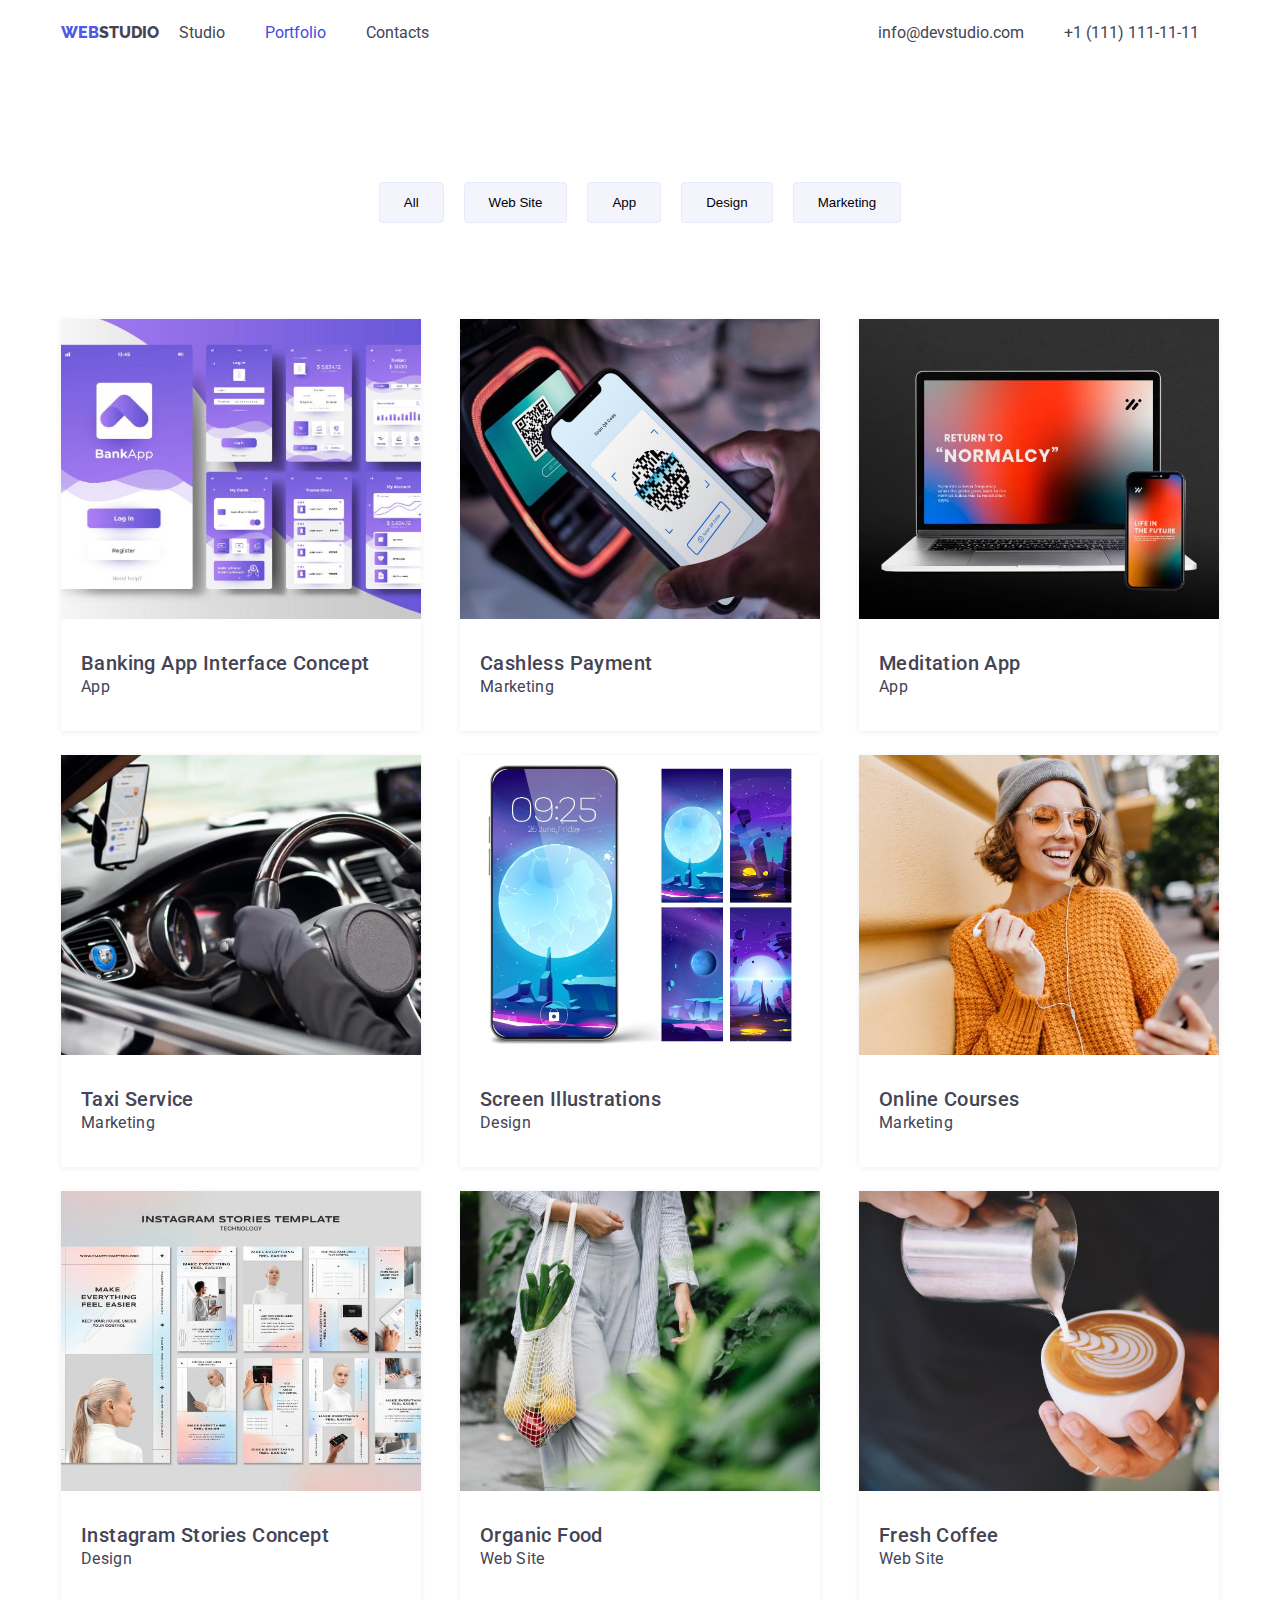
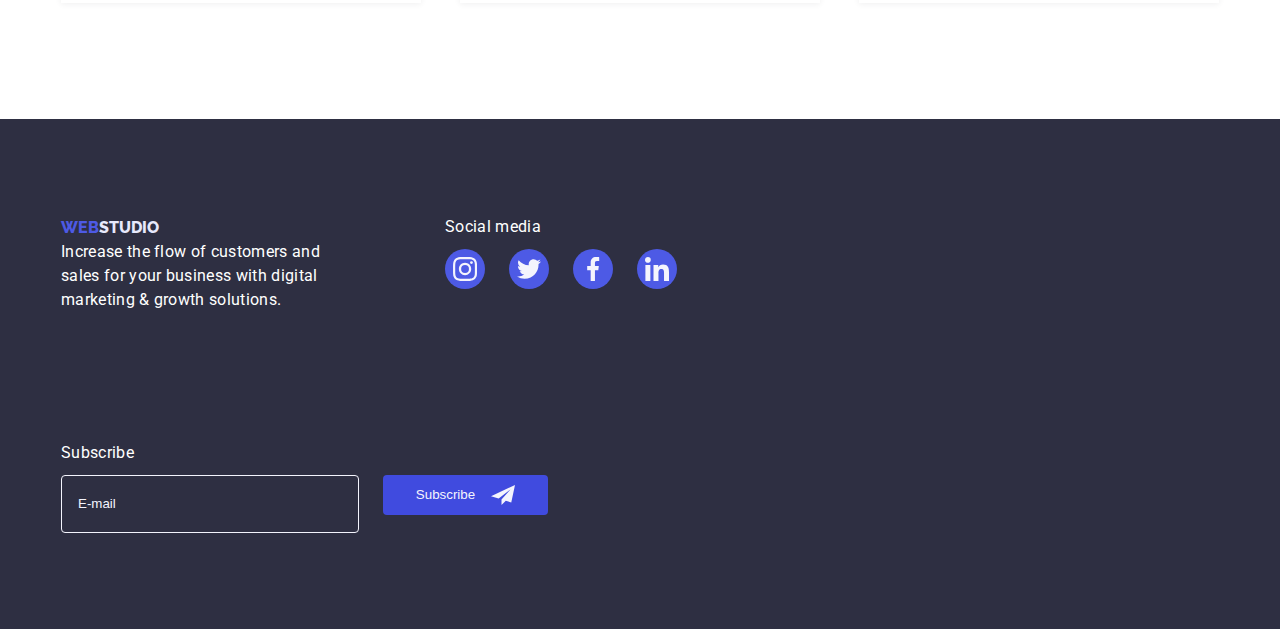
<file: portfolio.html>
<!DOCTYPE html>
<html lang="en">
<head>
    <meta charset="UTF-8">
    <title>Portfolio - Web Studio</title>
    <meta name="viewport" content="width=device-width, initial-scale=1.0">
    <link rel="stylesheet" href="https://cdnjs.cloudflare.com/ajax/libs/modern-normalize/2.0.0/modern-normalize.min.css" integrity="sha512-4xo8blKMVCiXpTaLzQSLSw3KFOVPWhm/TRtuPVc4WG6kUgjH6J03IBuG7JZPkcWMxJ5huwaBpOpnwYElP/m6wg==" crossorigin="anonymous" referrerpolicy="no-referrer" />
    <link href="https://fonts.googleapis.com/css2?family=Raleway:wght@800&family=Roboto:wght@400;500;700;900&display=swap" rel="stylesheet">
    <link rel="stylesheet" href="./css/styles.css">
</head>
<body>
    <header>
        <section class="section">
            <div class="container header">
                <nav>
                    <a class="logo" href="./index.html"><span class="logo-prefix">WEB</span>STUDIO</a>
                    <ul>
                        <li><a href="./index.html">Studio</a></li>
                        <li class="current"><a href="./portfolio.html">Portfolio</a></li>
                        <li><a href="./index.html">Contacts</a></li>
                    </ul>
                </nav>
                <address>
                    <ul class="address">
                        <li>
                            <a href="mailto:info@devstudio.com">info@devstudio.com</a>
                        </li>
                        <li>
                            <a href="tel:+11111111111">+1 (111) 111-11-11</a>
                        </li>
                    </ul>
                </address>
            </div>
        </section>
    </header>
    
    <main>
        <section class="section">
            <div class="container">
                <ul class="filter-list">
                    <li><button type="button">All</button></li>
                    <li><button type="button">Web Site</button></li>
                    <li><button type="button">App</button></li>
                    <li><button type="button">Design</button></li>
                    <li><button type="button">Marketing</button></li>
                </ul>
                
                <ul class="portfolio-gallery">
                    <li>
                        <div class="overlay">
                            <p>14 Stylish and User-Friendly App Design Concepts · Task Manager App · Calorie Tracker App · Exotic Fruit Ecommerce App · Cloud Storage App</p>
                        </div>
                        <img src="./images/portfolio/1.jpeg" alt="Banking App Interface Concept" width="360" height="300">
                        <h3>Banking App Interface Concept</h3>
                        <p>App</p>
                    </li>
                    <li>
                        <div class="overlay">
                            <p>14 Stylish and User-Friendly App Design Concepts · Task Manager App · Calorie Tracker App · Exotic Fruit Ecommerce App · Cloud Storage App</p>
                        </div>
                        <img src="./images/portfolio/2.jpg" alt="Cashless Payment" width="360" height="300">
                        <h3>Cashless Payment</h3>
                        <p>Marketing</p>
                    </li>
                    <li>
                        <div class="overlay">
                            <p>14 Stylish and User-Friendly App Design Concepts · Task Manager App · Calorie Tracker App · Exotic Fruit Ecommerce App · Cloud Storage App</p>
                        </div>
                        <img src="./images/portfolio/3.jpeg" alt="Meditation App" width="360" height="300">
                        <h3>Meditation App</h3>
                        <p>App</p>
                    </li>
                    <li>
                        <div class="overlay">
                            <p>14 Stylish and User-Friendly App Design Concepts · Task Manager App · Calorie Tracker App · Exotic Fruit Ecommerce App · Cloud Storage App</p>
                        </div>
                        <img src="./images/portfolio/4.jpeg" alt="Taxi Service" width="360" height="300">
                        <h3>Taxi Service</h3>
                        <p>Marketing</p>
                    </li>
                    <li>
                        <div class="overlay">
                            <p>14 Stylish and User-Friendly App Design Concepts · Task Manager App · Calorie Tracker App · Exotic Fruit Ecommerce App · Cloud Storage App</p>
                        </div>
                        <img src="./images/portfolio/5.jpeg" alt="Screen Illustrations" width="360" height="300">
                        <h3>Screen Illustrations</h3>
                        <p>Design</p>
                    </li>
                    <li>
                        <div class="overlay">
                            <p>14 Stylish and User-Friendly App Design Concepts · Task Manager App · Calorie Tracker App · Exotic Fruit Ecommerce App · Cloud Storage App</p>
                        </div>
                        <img src="./images/portfolio/6.jpeg" alt="Online Courses" width="360" height="300">
                        <h3>Online Courses</h3>
                        <p>Marketing</p>
                    </li>
                    <li>
                        <div class="overlay">
                            <p>14 Stylish and User-Friendly App Design Concepts · Task Manager App · Calorie Tracker App · Exotic Fruit Ecommerce App · Cloud Storage App</p>
                        </div>
                        <img src="./images/portfolio/7.jpeg" alt="Instagram Stories Concept" width="360" height="300">
                        <h3>Instagram Stories Concept</h3>
                        <p>Design</p>
                    </li>
                    <li>
                        <div class="overlay">
                            <p>14 Stylish and User-Friendly App Design Concepts · Task Manager App · Calorie Tracker App · Exotic Fruit Ecommerce App · Cloud Storage App</p>
                        </div>
                        <img src="./images/portfolio/8.jpeg" alt="Organic Food" width="360" height="300">
                        <h3>Organic Food</h3>
                        <p>Web Site</p>
                    </li>
                    <li>
                        <div class="overlay">
                            <p>14 Stylish and User-Friendly App Design Concepts · Task Manager App · Calorie Tracker App · Exotic Fruit Ecommerce App · Cloud Storage App</p>
                        </div>
                        <img src="./images/portfolio/9.jpeg" alt="Fresh Coffee" width="360" height="300">
                        <h3>Fresh Coffee</h3>
                        <p>Web Site</p>
                    </li>
                </ul>
            </div>
        </section>
    </main>
    
    <footer class="section">
        <div class="container footer">
            <div class="footer-about">
                <a class="logo" href="./index.html"><span class="logo-prefix">WEB</span>STUDIO</a>
                <p>Increase the flow of customers and sales for your business with digital marketing & growth solutions.</p>
                </div>
                <div class="social">
                    <p>Social media</p>
                    <ul class="contacts">
                        <li class="contact">
                            <svg width="24" height="24">
                                <use href="./images/icons.svg#icon-instagram"></use>
                            </svg>
                        </li>
                        <li class="contact">
                            <svg width="24" height="24">
                                <use href="./images/icons.svg#icon-twitter"></use>
                            </svg>
                        </li>
                        <li class="contact">
                            <svg width="24" height="24">
                                <use href="./images/icons.svg#icon-facebook"></use>
                            </svg>
                        </li>
                        <li class="contact">
                            <svg width="24" height="24">
                                <use href="./images/icons.svg#icon-linkedin"></use>
                            </svg>
                        </li>
                    </ul>
                </div>
                <div class="subscribe">
                    <p>Subscribe</p>
                    <form class="subscribe-form">
                        <input type="email" name="email" placeholder="E-mail">
                        <button>
                            Subscribe
                            <svg width="24" height="24">
                                <use href="./images/icons.svg#icon-send"></use>
                            </svg>
                        </button>
                    </form>
                </div>
            </div>
        </div>
    </footer>
    <script src="./js/modal.js"></script>
</body>
</html>
</file>
<file: css/styles.css>
:root {
  --primary-brand: #4D5AE5;
  --pressed-state: #404BDF;
  --dark: #2E2F42;
  --success: #31D0AA;
  --text: #434455;
  --subtle-text: #8E8F99;
  --accent: #E7E9FC;
  --light: #F4F4FD;
  --modal-overlay: #2E2F4266;
  --hero-background: #2E2F42;
  --white: #FFFFFF;
  --modal-background: #FCFCFC;
}

body {
  font-family: 'Roboto', sans-serif;
  background-color: var(--white);
  color: var(--text);
  line-height: 1.6;
  margin: 0;
}

footer {
  background-color: var(--dark);
  color: var(--white);
}

h1 {
  font-size: 56px;
  font-weight: 700;
  letter-spacing: 1.12px;
  line-height: 1.07;
  margin: 0;
}

h2 {
  font-size: 36px;
  font-weight: 700;
  letter-spacing: 0.72px;
  line-height: 1;
  margin: 0;
}

h3 {
  font-size: 20px;
  font-weight: 500;
  letter-spacing: 0.4px;
  line-height: 1.2;
  margin: 0;
}

p {
  font-size: 16px;
  font-weight: 400;
  letter-spacing: 0.32px;
  line-height: 1.5;
  margin: 0;
}

img {
  display: block;
  object-fit: cover;
  object-position: top;
}

address {
  font-style: normal;
}

button {
  border-radius: 4px;
  cursor: pointer;
}

a,
a:visited {
  color: inherit;
  text-decoration: none;
}

a:hover,
a:focus {
  color: var(--pressed-state);
  text-decoration: underline;
}

ul,
li {
  list-style: none;
  line-height: 1.6;
  margin: 0;
  padding-left: 0;
}

.desktop-menu {
  display: flex;
  align-items: center;
  justify-content: space-between;
  width: 100%;
}

nav {
  display: flex;
  align-items: center;
}

nav ul {
  display: flex;
  align-items: center;
  justify-content: space-between;
}

header a:hover {
  text-decoration: none;
}

header li {
  margin: 0 20px;
}

.section {
  margin: 0 auto;
}

.container {
  width: 1158px;
  margin: 0 auto;
  padding: 20px 15px;
}

.header {
  display: flex;
  justify-content: space-between;
}

.current,
.current:visited {
  color: var(--pressed-state);
}

.address {
  display: flex;
}

.logo {
  font-family: 'Raleway';
  font-weight: 800;
}

.logo-prefix {
  color: var(--primary-brand);
}

.hero {
  background-color: var(--hero-background);
  background-image: linear-gradient(rgba(46, 47, 66, 0.7),
      rgba(46, 47, 66, 0.7)), url('../images/hero.jpeg');
  background-size: cover;
  background-position: center;
}

.hero .container {
  display: flex;
  flex-direction: column;
  align-items: center;
  justify-content: center;
  gap: 48px;
  padding: 188px 0;
}

.hero h1,
.hero h2 {
  color: var(--white);
  max-width: 496px;
  text-align: center;
}

.hero button {
  width: 169px;
  height: 56px;
  padding: 16px 32px;
  background-color: var(--primary-brand);
  border: none;
  color: var(--white);
}

.advantages {
  margin: 96px 0;
  padding: 0;
  display: flex;
  justify-content: space-between;
  flex-wrap: wrap;
  gap: 24px;
}

.advantages li {
  flex: 1;
}

.advantages-icon {
  width: 100%;
  height: 112px;
  display: flex;
  justify-content: center;
  align-items: center;
  background-color: var(--light);
  margin-bottom: 10px;
}

.title {
  text-align: center;
  margin: 0 auto;
  padding: 96px;
}

.doing {
  display: flex;
  flex-wrap: wrap;
  justify-content: space-between;
  gap: 24px;
  margin-bottom: 96px;
  padding: 0;
}

.team-background {
  background-color: var(--light);
  padding-bottom: 60px;
}

.team {
  display: flex;
  flex-wrap: wrap;
  justify-content: space-between;
  gap: 24px;
  margin-bottom: 96px;
  padding: 0;
}

.team li {
  text-align: center;
  border-radius: 0px, 0px, 4px, 4px;
  box-shadow: 0px 1px 6px 0px #2E2F4214;
  background-color: var(--white);
}

.team li img {
  margin-bottom: 32px;
}

.contacts {
  display: flex;
  align-items: center;
  justify-content: center;
  gap: 24px;
  padding: 10px 0 32px;
}

.contact {
  width: 40px;
  height: 40px;
  display: flex;
  align-items: center;
  justify-content: center;
  background-color: var(--primary-brand);
  border-radius: 50%;
  color: var(--light);
}

.customer {
  display: flex;
  justify-content: space-between;
  flex-wrap: wrap;
  gap: 24px;
  margin-bottom: 96px;
  padding: 0;
}

.customer li {
  background-color: var(--white);
  border: 1px solid var(--subtle-text);
  border-radius: 4px;
  width: 168px;
  height: 88px;
  display: flex;
  align-items: center;
  justify-content: center;
  color: var(--subtle-text);
}

.filter-list {
  list-style: none;
  padding: 0;
  display: flex;
  justify-content: center;
  margin: 96px 0;
}

.filter-list button {
  background: var(--light);
  border: 1px solid var(--accent);
  border-radius: 4px;
  padding: 12px 24px;
  margin: 0 10px;
  transition: background-color 0.3s, color 0.3s;
}

.filter-list button:hover,
.filter-list button:focus {
  background-color: var(--pressed-state);
  color: var(--white);
}

.portfolio-gallery {
  list-style: none;
  padding: 0;
  display: flex;
  justify-content: space-between;
  gap: 24px;
  flex-wrap: wrap;
  margin-bottom: 96px;
}

.portfolio-gallery li {
  border-radius: 0px, 0px, 4px, 4px;
  box-shadow: 0px 1px 6px 0px #2E2F4214;
  padding-bottom: 32px;
}

.portfolio-gallery li img {
  margin-bottom: 32px;
}

.portfolio-gallery li p,
.portfolio-gallery li h3 {
  margin-left: 20px;
}

.overlay {
  text-align: center;
  padding: 40px 32px;
  width: 360px;
  height: 300px;
  position: absolute;
  background-color: var(--primary-brand);
  color: var(--light);
  opacity: 0;
}

.portfolio-gallery li:hover .overlay,
.portfolio-gallery li:focus .overlay {
  opacity: 1;
  transition: opacity 0.3s;
}

.footer {
  display: flex;
  flex-wrap: wrap;
  padding: 96px 0;
  gap: 120px;
}

.footer-about {
  text-align: left;
  max-width: 264px;
}

footer a {
  color: var(--accent);
}

.social {
  max-width: 240px;
}

.social .visually-hidden {
  position: absolute;
  width: 1px;
  height: 1px;
  margin: -1px;
  border: 0;
  padding: 0;
  white-space: nowrap;
  clip-path: inset(100%);
  clip: rect(0 0 0 0);
  overflow: hidden;
}

.backdrop {
  position: fixed;
  inset: 0;

  background-color: var(--modal-overlay);

  transition: 0.3ms;
  transition-property: opacity, visibility;
  transition-delay: 0ms;
}

.backdrop.is-hidden {
  opacity: 0;
  visibility: hidden;
  pointer-events: none;
  transition-delay: 500ms;
}

.modal {
  position: absolute;
  top: 50%;
  left: 50%;
  transform: translateX(-50%) translateY(-50%) scale(1);
  width: 408px;
  min-height: 584px;
  background-color: var(--modal-background);
  border-radius: 15px;
  padding: 72px 24px 24px;

  transition-duration: 300ms;
  transition-timing-function: cubic-bezier(0.42, 0, 0.21, 1.5);
  transition-property: transform, opacity;
  transition-delay: 600ms;
}

.backdrop.is-hidden .modal {
  transform: translateX(-50%) translateY(-50%) scale(0.3);
  opacity: 0;
  transition-delay: 0ms;
}

.modal-btn {
  position: absolute;
  top: 24px;
  right: 24px;
  display: flex;
  justify-content: center;
  align-items: center;
  padding: 0;
  background-color: var(--accent);
  border: 1px solid var(--subtle-text);
  border-radius: 50%;
  width: 24px;
  height: 24px;
}

.modal-btn:hover {
  border: 1px solid var(--pressed-state);
  fill: var(--pressed-state);
}

.form {
  display: flex;
  gap: 8px;
  flex-wrap: wrap;
}

.form-title {
  text-align: center;
  margin-bottom: 16px;
}

.form-label {
  color: var(--subtle-text);
  padding-bottom: 4px;
}

.label {
  position: relative;
}

.input {
  width: 360px;
  height: 40px;
  border: 1px solid var(--subtle-text);
  border-radius: 4px;
}

.input:hover,
.input:active,
.input:focus {
  border: 1px solid var(--pressed-state);
}

.label:hover .icon,
.label:active .icon,
.label:focus .icon {
  color: var(--pressed-state);
}

label>.icon {
  position: absolute;
  top: 50%;
  left: 16px;
  transform: translateY(-50%);
  color: var(--dark);
}

label>input {
  padding-left: 40px;
  height: 40px;
}

.input.comment {
  height: 120px;
  padding: 8px;
}

.icon {
  display: inline-block;
  width: 20px;
  height: 20px;
  stroke-width: 0;
  stroke: currentColor;
}

.privacy {
  color: var(--subtle-text);
  font-size: 12px;
}

.checkbox {
  display: flex;
  align-items: center;
  gap: 8px;
}

.checkbox a {
  color: var(--pressed-state);
  text-decoration: underline;
}

.form button {
  width: 169px;
  height: 56px;
  padding: 16px 32px;
  background-color: var(--primary-brand);
  border: none;
  color: var(--white);
  margin: 24px auto;
}

.subscribe-form {
  display: flex;
  margin-top: 10px;
  gap: 24px;
}

.subscribe-form input {
  width: 264px;
  height: 40px;
  background-color: transparent;
  border: 1px solid var(--light);
  border-radius: 4px;
  padding: 8px 16px;
  color: var(--light);
}

.subscribe-form input::placeholder {
  color: var(--light);
}

.subscribe-form button {
  width: 165px;
  height: 40px;
  background-color: var(--pressed-state);
  color: var(--light);
  border: none;
  border-radius: 4px;
  display: flex;
  align-items: center;
  justify-content: center;
  gap: 16px;
}

.menu-toggle {
  min-height: 40px;
  min-width: 40px;
  display: flex;
  align-items: center;
  justify-content: center;

  margin: 0;
  padding: 0;
  background-color: transparent;
  cursor: pointer;
  border: none;
  border-radius: 50%;
  outline: none;
}

@media (min-width: 768px) {
  .menu-toggle {
    display: none;
  }
}

.menu-toggle:hover,
.menu-toggle:focus {
  background-color: rgba(0, 0, 0, 0.1);
}

.menu-container {
  position: fixed;
  top: 0;
  left: 0;
  width: 100vw;
  height: 100vh;
  padding: 80px 40px;
  background-color: var(--modal-background);
  z-index: 999;

  transform: translateX(100%);
  transition: transform 250ms ease-in-out;
}

.menu-container.is-open {
  transform: translateX(0);
}

.menu-container .menu-toggle {
  position: absolute;
  top: 16px;
  right: 16px;
  color: #fff;
}

.mobile-menu {
  padding: 0;
  margin: 0;
  list-style: none;
}

.mobile-menu .link {
  display: block;
  padding: 0 0 40px;
  text-decoration: none;
}

.menu-address {
  position: absolute;
  bottom: 40px;
}

.menu-address>li {
  margin-top: 48px;
}

.menu-address .contacts {
  padding: 0;
  gap: 56px;
}

.hide {
  display: none;
}

.mobile {
  display: none;
}

.tablet {
  display: none;
}

.desktop {
  display: inherit;
}

@media screen and (max-width: 428px) {
  .desktop {
    display: none;
  }

  .mobile {
    display: block;
  }

  .desktop-menu {
    display: none;
  }

  .menu-toggle {
    fill: var(--dark);
    stroke: var(--dark);
  }

  .header {
    align-items: center;
    justify-content: space-between;
  }

  .logo {
    font-size: 18px;
  }

  .container {
    max-width: 100vw;
    margin: 0;
  }

  .hero .container {
    padding: 112px 0;
  }

  .hero h2 {
    max-width: 320px;
  }

  .title {
    padding: 76px 0 96px;
  }

  .advantages {
    gap: 72px;
  }

  .advantages li {
    flex: auto;
  }

  .advantages h2 {
    text-align: center;
    margin-bottom: 8px;
  }

  .team-background {
    padding-bottom: 76px;
  }

  .team {
    justify-content: center;
    gap: 72px;
    margin-bottom: 0;
  }

  .customer {
    gap: 16px;
    margin-bottom: 20px;
  }

  .customer li {
    width: 190px;
    margin-bottom: 56px;
  }

  .footer {
    justify-content: center;
    gap: 72px;
  }

  .footer-about {
    display: flex;
    flex-direction: column;
    align-items: center;
  }

  .social,
  .subscribe {
    text-align: center;
  }

  .subscribe-form {
    flex-wrap: wrap;
    justify-content: center;
    gap: 16px;
  }

  .subscribe-form input {
    width: 100%;
  }
}

@media screen and (min-width: 429px) and (max-width: 768px) {
  .desktop {
    display: none;
  }

  .tablet {
    display: block;
  }

  .address {
    flex-wrap: wrap;
    width: min-content;
  }

  .desktop-menu {
    border: none;
    width: 100%;
  }

  .menu-toggle {
    fill: var(--dark);
    stroke: var(--dark);
  }

  .header {
    align-items: center;
    justify-content: space-between;
  }

  .logo {
    font-size: 18px;
  }

  .container {
    max-width: 100vw;
    margin: 0;
  }

  .hero .container {
    padding: 112px 0;
  }

  .hero h2 {
    max-width: 320px;
  }

  .title {
    padding: 76px 0 96px;
  }

  .advantages {
    column-gap: 24px;
    row-gap: 72px;
  }

  .advantages li {
    flex: auto;
    max-width: 356px;
    width: 356px;
  }

  .advantages h2 {
    margin-bottom: 8px;
  }

  .team-background {
    padding-bottom: 76px;
  }

  .team {
    justify-content: center;
    row-gap: 64px;
    column-gap: 24px;
    margin-bottom: 0;
  }

  .customer {
    column-gap: 24px;
    row-gap: 72px;
    margin-bottom: 20px;
    justify-content: center;
    margin-bottom: 76px;
  }

  .customer li {
    width: 190px;
    margin-bottom: 0;
  }

  .footer {
    justify-content: flex-start;
    column-gap: 24px;
    row-gap: 72px;
    padding: 96px 108px;
  }

  .footer-about {
    display: flex;
    flex-direction: column;
    align-items: flex-start;
  }

  .social,
  .subscribe {
    text-align: left;
  }

  .subscribe {
    width: 453px;
  }

  .subscribe-form {
    justify-content: center;
    gap: 24px;
  }

  .subscribe-form button {
    min-width: 165px;
  }

  .subscribe-form input {
    width: 100%;
  }
}
</file>
